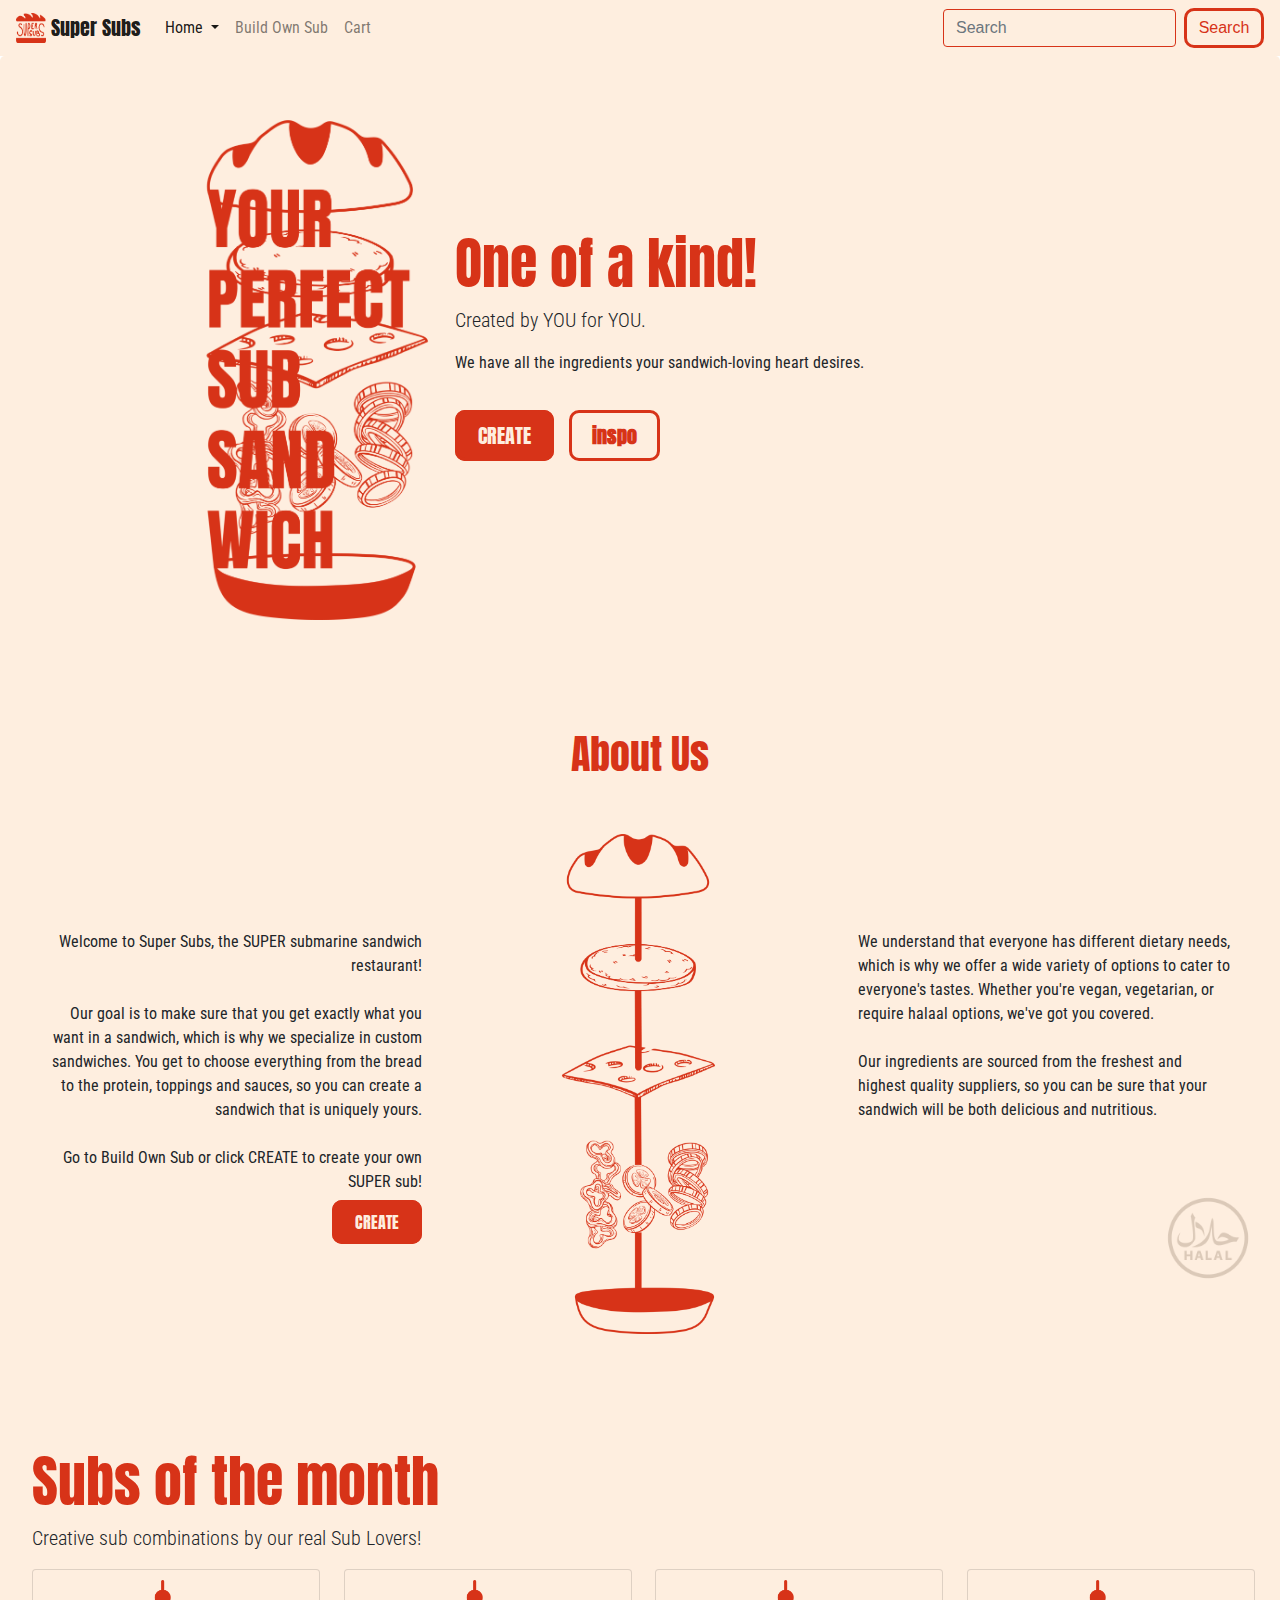
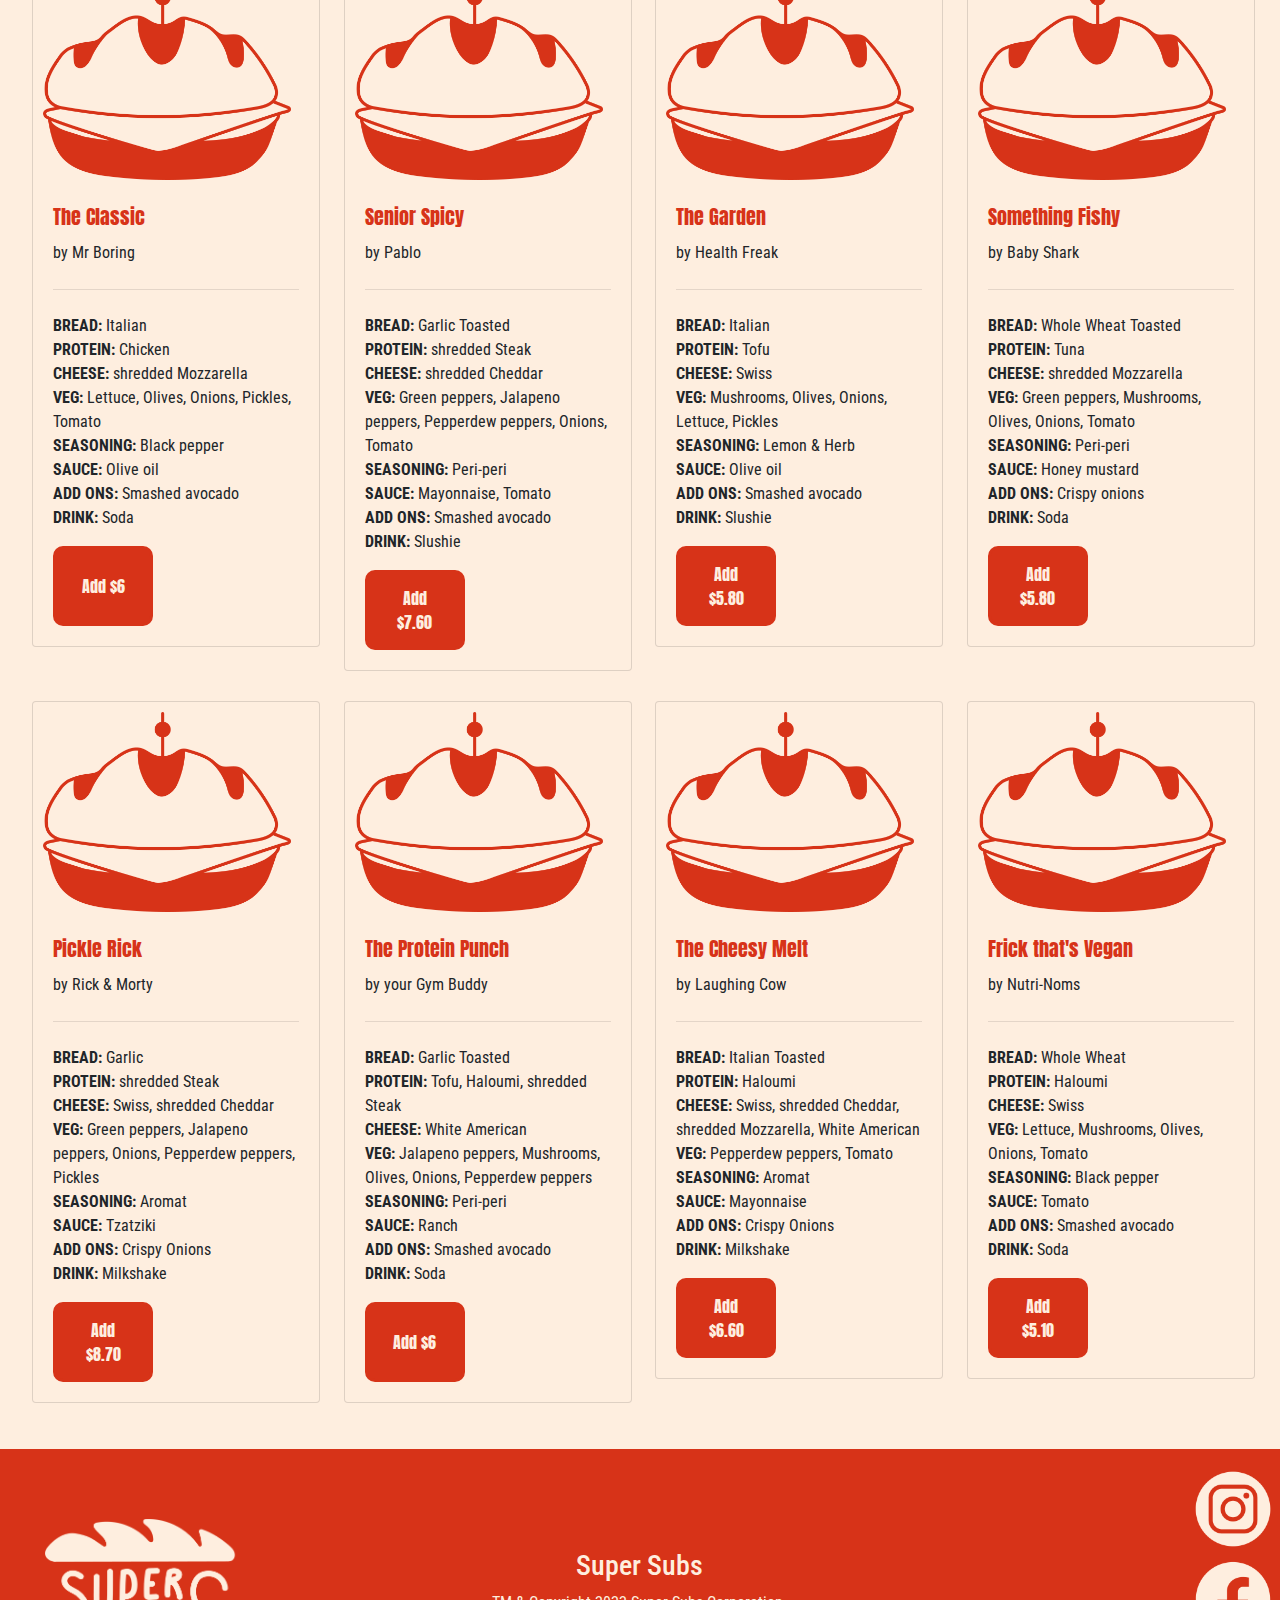
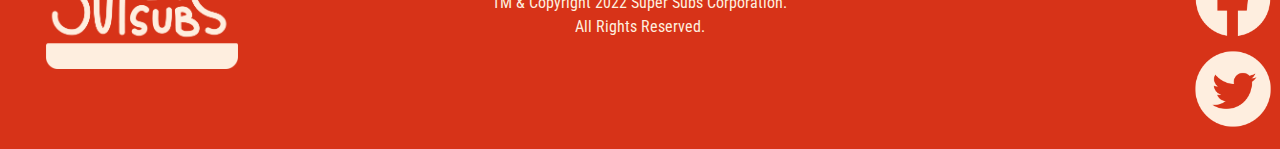
<file: index.html>
<!doctype html>
<html lang="en">
<head>
    <!-- Required meta tags -->
    <meta charset="utf-8">
    <meta name="viewport" content="width=device-width, initial-scale=1, shrink-to-fit=no">

    <!--Internal Documents-->
    <link rel="stylesheet" href="css/main.css">
    <!--External Documents-->
    <link rel="preconnect" href="https://fonts.googleapis.com">
    <link rel="preconnect" href="https://fonts.gstatic.com" crossorigin>
    <link href="https://fonts.googleapis.com/css2?family=Roboto+Condensed:ital,wght@0,400;0,700;1,400&display=swap" rel="stylesheet">
    <link href="https://fonts.googleapis.com/css2?family=Anton&display=swap" rel="stylesheet">
    <link href="https://fonts.googleapis.com/css2?family=Anton&family=Nosifer&display=swap" rel="stylesheet">
    <!-- Bootstrap CSS -->
    <link rel="stylesheet" href="https://cdn.jsdelivr.net/npm/bootstrap@4.0.0/dist/css/bootstrap.min.css" integrity="sha384-Gn5384xqQ1aoWXA+058RXPxPg6fy4IWvTNh0E263XmFcJlSAwiGgFAW/dAiS6JXm" crossorigin="anonymous">
    <!-- jQuery first, then Popper.js, then Bootstrap JS -->
    <script src="https://code.jquery.com/jquery-3.2.1.slim.min.js" integrity="sha384-KJ3o2DKtIkvYIK3UENzmM7KCkRr/rE9/Qpg6aAZGJwFDMVNA/GpGFF93hXpG5KkN" crossorigin="anonymous"></script>
    <script src="https://cdn.jsdelivr.net/npm/popper.js@1.12.9/dist/umd/popper.min.js" integrity="sha384-ApNbgh9B+Y1QKtv3Rn7W3mgPxhU9K/ScQsAP7hUibX39j7fakFPskvXusvfa0b4Q" crossorigin="anonymous"></script>
    <script src="https://cdn.jsdelivr.net/npm/bootstrap@4.0.0/dist/js/bootstrap.min.js" integrity="sha384-JZR6Spejh4U02d8jOt6vLEHfe/JQGiRRSQQxSfFWpi1MquVdAyjUar5+76PVCmYl" crossorigin="anonymous"></script>
    
    <title>Homepage SuperSubs</title>
</head>
<body>
    <nav class="navbar navbar-expand-lg navbar-light" style="background-color: #feeedf;">
        <a class="navbar-brand" href="index.html">
          <img src="icons/Logo.png" width="30" height="30" class="d-inline-block align-top" alt="Logo">
          Super Subs
        </a>
        <button class="navbar-toggler" type="button" data-toggle="collapse" data-target="#navbarSupportedContent" aria-controls="navbarSupportedContent" aria-expanded="false" aria-label="Toggle navigation">
          <span class="navbar-toggler-icon"></span>
        </button>

        <div class="collapse navbar-collapse" id="navbarSupportedContent">
            <ul class="navbar-nav mr-auto">
                <li class="nav-item active dropdown">
                  <a class="nav-link dropdown-toggle" href="#" id="navbarDropdown" role="button" data-toggle="dropdown" aria-haspopup="true" aria-expanded="false">
                   Home
                  </a>
                    <div class="dropdown-menu" aria-labelledby="navbarDropdown">
                     <a class="dropdown-item" href="#">Home</a>
                     <div class="dropdown-divider"></div>  
                        <a class="dropdown-item" href="#">About Us</a>
                        <a class="dropdown-item" href="#">Subs of the Month</a>
                    </div>
                </li>
                <li class="nav-item">
                  <a class="nav-link" href="pages/create.html">Build Own Sub</a>
                </li>
                <li class="nav-item">
                  <a class="nav-link" href="pages/cart.html">Cart</a>
                </li>
            </ul>
            <form class="form-inline my-2 my-lg-0">
             <input class="form-control mr-sm-2" type="search" placeholder="Search" aria-label="Search">
             <button class="btn-search" type="submit">Search</button>
            </form>
        </div>
    </nav>

    <div class="jumbotron" style="background-color: #feeedf;">
        <div class="container-fluid">
            <div class="row">
                <div class="col-6">
                    <div class="sandwich">
                     <img src="icons/Header.png" alt="Header sandwich pull apart" style="height: 500px; margin-left: 150px;">
                    </div>
                </div>

                <div class="col-6">
                    <div class="col-6-box">
                      <h1 class="display-4">One of a kind!</h1>
                      <p class="lead">Created by YOU for YOU.</p>
                      <p>We have all the ingredients your sandwich-loving heart desires.</p>
                      <p class="lead">
                        <br>
                      <a class="btn-one" href="pages/create.html" role="button">CREATE</a>
                      <a class="btn-two" href="#" role="button">inspo</a>
                      </p>
                    </div>
                </div>
            </div>
        </div>
    </div>

    <div class="jumbotron" style="background-color: #feeedf; margin-top: -50px">
        <div class="container-fluid">
            <div class="row">
                <div class="col-4">
                    <div class="col-4-left">
                        <p>Welcome to Super Subs, the SUPER submarine sandwich restaurant! <br><br>Our goal is to make sure that you get exactly what you want in a sandwich, which is why we specialize in custom sandwiches. You get to choose everything from the bread to the protein, toppings and sauces, so you can create a sandwich that is uniquely yours.<br><br>Go to Build Own Sub or click CREATE to create your own SUPER sub!</p>
                        <a class="btn-one" href="pages/create.html" role="button">CREATE</a>
                    </div>
                </div>

                <div class="col-4">
                    <div class="col-4-heading">
                        <h1>About Us</h1>
                        <br>
                        <br>
                        <img src="icons/Pull.png" alt="Sandwich pull apart" style="height: 500px;">
                    </div>
                </div>

                <div class="col-4">
                    <div class="col-4-right">
                        <p>We understand that everyone has different dietary needs, which is why we offer a wide variety of options to cater to everyone's tastes. Whether you're vegan, vegetarian, or require halaal options, we've got you covered.<br><br> Our ingredients are sourced from the freshest and highest quality suppliers, so you can be sure that your sandwich will be both delicious and nutritious.</p>
                        <img src="icons/HalaalDark.png" alt="Halaal" style="height:200px; margin-left: 250px">
                    </div>
                </div>
            </div>
        </div>
    </div>

    <div class="jumbotron" style="background-color: #feeedf; margin-top: -50px">
        <h1 class="display-4">Subs of the month</h1>
        <p class="lead">Creative sub combinations by our real Sub Lovers!</p>
        <div class="row">
            <div class="col-3">
                <div class="col-3-card">
                    <div class="card" id="classic" value="6" style="width: 18rem;background-color: #feeedf;">
                        <img class="card-img-top" src="icons/ClosedSand.png" alt="Classic" style="height: 200px; margin-top: 10px; margin-bottom: 5px;">
                        <div class="card-body">
                          <h5 class="card-title">The Classic</h5>
                          <p>by Mr Boring</p>
                          <hr class="my-4">
                          <p class="card-text"><strong>BREAD: </strong>Italian<br><strong>PROTEIN: </strong>Chicken<br><strong>CHEESE: </strong>shredded Mozzarella<br><strong>VEG: </strong>Lettuce, Olives, Onions, Pickles, Tomato<br><strong>SEASONING: </strong>Black pepper<br><strong>SAUCE: </strong>Olive oil<br><strong>ADD ONS: </strong>Smashed avocado<br><strong>DRINK: </strong>Soda</p>
                          <button type="button" id="classic" value="6" class="btn-one">Add $6</button>
                        </div>
                      </div>
                </div>
            </div>
            <div class="col-3">
                <div class="col-3-card">
                    <div class="card" style="width: 18rem;background-color: #feeedf;">
                        <img class="card-img-top" src="icons/ClosedSand.png" alt="Spicy" style="height: 200px; margin-top: 10px; margin-bottom: 5px;">
                        <div class="card-body">
                          <h5 class="card-title">Senior Spicy</h5>
                          <p>by Pablo</p>
                          <hr class="my-4">
                          <p class="card-text"><strong>BREAD: </strong>Garlic Toasted<br><strong>PROTEIN: </strong>shredded Steak<br><strong>CHEESE: </strong>shredded Cheddar<br><strong>VEG: </strong>Green peppers, Jalapeno peppers, Pepperdew peppers, Onions, Tomato<br><strong>SEASONING: </strong>Peri-peri<br><strong>SAUCE: </strong>Mayonnaise, Tomato<br><strong>ADD ONS: </strong>Smashed avocado<br><strong>DRINK: </strong>Slushie</p>
                          <button type="button" id="myButton" value="Button 2" class="btn-one">Add $7.60</button>
                        </div>
                      </div>
                </div>
            </div>
            <div class="col-3">
                <div class="col-3-card">
                    <div class="card" style="width: 18rem;background-color: #feeedf;">
                        <img class="card-img-top" src="icons/ClosedSand.png" alt="Health" style="height: 200px; margin-top: 10px; margin-bottom: 5px;">
                        <div class="card-body">
                          <h5 class="card-title">The Garden</h5>
                          <p>by Health Freak</p>
                          <hr class="my-4">
                          <p class="card-text"><strong>BREAD: </strong>Italian<br><strong>PROTEIN: </strong>Tofu<br><strong>CHEESE: </strong>Swiss<br><strong>VEG: </strong>Mushrooms, Olives, Onions, Lettuce, Pickles <br><strong>SEASONING: </strong>Lemon & Herb<br><strong>SAUCE: </strong>Olive oil<br><strong>ADD ONS: </strong>Smashed avocado<br><strong>DRINK: </strong>Slushie</p>
                          <button type="button" id="garden" value="5.80" class="btn-one">Add $5.80</button>
                        </div>
                      </div>
                </div>
            </div>
            <div class="col-3">
                <div class="col-3-card">
                    <div class="card" style="width: 18rem;background-color: #feeedf;">
                        <img class="card-img-top" src="icons/ClosedSand.png" alt="Fishy" style="height: 200px; margin-top: 10px; margin-bottom: 5px;">
                        <div class="card-body">
                          <h5 class="card-title">Something Fishy</h5>
                          <p>by Baby Shark</p>
                          <hr class="my-4">
                          <p class="card-text"><strong>BREAD: </strong>Whole Wheat Toasted<br><strong>PROTEIN: </strong>Tuna<br><strong>CHEESE: </strong>shredded Mozzarella<br><strong>VEG: </strong>Green peppers, Mushrooms, Olives, Onions, Tomato<br><strong>SEASONING: </strong>Peri-peri<br><strong>SAUCE: </strong>Honey mustard<br><strong>ADD ONS: </strong>Crispy onions<br><strong>DRINK: </strong>Soda</p>
                          <button type="button" id="fishy" value="5.80"  class="btn-one">Add $5.80</button>
                        </div>
                      </div>
                </div>
            </div>
        </div>
        <div class="row">
            <div class="col-3">
                <div class="col-3-card">
                    <div class="card"  style="width: 18rem;background-color: #feeedf; margin-top: 30px;">
                        <img class="card-img-top" src="icons/ClosedSand.png" alt="Rick" style="height: 200px; margin-top: 10px; margin-bottom: 5px;">
                        <div class="card-body">
                          <h5 class="card-title">Pickle Rick</h5>
                          <p>by Rick & Morty</p>
                          <hr class="my-4">
                          <p class="card-text"><strong>BREAD: </strong>Garlic<br><strong>PROTEIN: </strong>shredded Steak<br><strong>CHEESE: </strong>Swiss, shredded Cheddar<br><strong>VEG: </strong>Green peppers, Jalapeno peppers, Onions, Pepperdew peppers, Pickles <br><strong>SEASONING: </strong>Aromat<br><strong>SAUCE: </strong>Tzatziki<br><strong>ADD ONS: </strong>Crispy Onions<br><strong>DRINK: </strong>Milkshake</p>
                          <button type="button" id="rick" value="8.70" class="btn-one">Add $8.70</button>
                        </div>
                      </div>
                </div>
            </div>
            <div class="col-3">
                <div class="col-3-card">
                    <div class="card" style="width: 18rem;background-color: #feeedf; margin-top: 30px;">
                        <img class="card-img-top" src="icons/ClosedSand.png" alt="Gym" style="height: 200px; margin-top: 10px; margin-bottom: 5px;">
                        <div class="card-body">
                          <h5 class="card-title">The Protein Punch</h5>
                          <p>by your Gym Buddy</p>
                          <hr class="my-4">
                          <p class="card-text"><strong>BREAD: </strong>Garlic Toasted<br><strong>PROTEIN: </strong>Tofu, Haloumi, shredded Steak<br><strong>CHEESE: </strong>White American<br><strong>VEG: </strong>Jalapeno peppers, Mushrooms, Olives, Onions, Pepperdew peppers <br><strong>SEASONING: </strong>Peri-peri<br><strong>SAUCE: </strong>Ranch<br><strong>ADD ONS: </strong>Smashed avocado<br><strong>DRINK: </strong>Soda</p>
                          <button type="button" id="punch" value="6" class="btn-one">Add $6</button>
                        </div>
                      </div>
                </div>
            </div>
            <div class="col-3">
                <div class="col-3-card">
                    <div class="card" style="width: 18rem; background-color: #feeedf ; margin-top: 30px;">
                        <img class="card-img-top" src="icons/ClosedSand.png" alt="Cow" style="height: 200px; margin-top: 10px; margin-bottom: 5px;">
                        <div class="card-body">
                          <h5 class="card-title">The Cheesy Melt</h5>
                          <p>by Laughing Cow</p>
                          <hr class="my-4">
                          <p class="card-text"><strong>BREAD: </strong>Italian Toasted<br><strong>PROTEIN: </strong>Haloumi<br><strong>CHEESE: </strong>Swiss, shredded Cheddar, shredded Mozzarella, White American<br><strong>VEG: </strong>Pepperdew peppers, Tomato <br><strong>SEASONING: </strong>Aromat<br><strong>SAUCE: </strong>Mayonnaise<br><strong>ADD ONS: </strong>Crispy Onions<br><strong>DRINK: </strong>Milkshake</p>
                          <button type="button" id="cheesy" value="6.60"  class="btn-one">Add $6.60</button>
                        </div>
                      </div>
                </div>
            </div>
            <div class="col-3">
                <div class="col-3-card">
                    <div class="card" style="width: 18rem;  background-color: #feeedf; margin-top: 30px;">
                        <img class="card-img-top" src="icons/ClosedSand.png" alt="Veggie" style="height: 200px; margin-top: 10px; margin-bottom: 5px;">
                        <div class="card-body">
                          <h5 class="card-title">Frick that's Vegan</h5>
                          <p>by Nutri-Noms</p>
                          <hr class="my-4">
                          <p class="card-text"><strong>BREAD: </strong>Whole Wheat<br><strong>PROTEIN: </strong>Haloumi<br><strong>CHEESE: </strong>Swiss<br><strong>VEG: </strong>Lettuce, Mushrooms, Olives, Onions, Tomato <br><strong>SEASONING: </strong>Black pepper<br><strong>SAUCE: </strong>Tomato<br><strong>ADD ONS: </strong>Smashed avocado<br><strong>DRINK: </strong>Soda</p>
                          <button type="button" id="vegan" value="5.10"  class="btn-one">Add $5.10</button>
                        </div>
                      </div>
                </div>
            </div>
            
        </div>
    </div>
    
    <footer>
        <div class="container-fluid" style="background-color: #d73318; margin-top: -50px; height: 300px;">
            <div class="row">
                <div class="col-4">
                    <div class="col-4-logo">
                        <img src="icons/LogoLight.png" height="150px" alt="Logo">
                    </div>
                </div>

                <div class="col-4">
                    <div class="col-4-copy">
                        <h3>Super Subs</h3>
                        <p>TM & Copyright 2022 Super Subs Corporation. <br> All Rights Reserved.</p>
                    </div>
                </div>

                <div class="col-4">
                    <div class="col-4-icons">
                        <a href="https://www.instagram.com/"><img src="icons/InstaLight.png" height="80px" alt="Super Subs Instagram" style="margin-top: 20px; margin-bottom: 10px;"></a>
                    </div>
                    <div class="col-4-icons">
                        <a href="https://web.facebook.com/"><img src="icons/FacebookLight.png" height="80px" alt="Super Subs Facebook" style="margin-bottom: 10px;"></a>
                    </div>
                    <div class="col-4-icons">
                        <a href="https://twitter.com/"><img src="icons/TwitterLight.png" height="80px" alt="Super Subs Twitter"></a>
                    </div>
                </div>
            </div>
        </div>
    </footer>
    <script>
        var addButtons = document.getElementsByClassName("btn-one");
        
        for (var i = 0; i < addButtons.length; i++) {
        addButtons[i].addEventListener("click", addToCart);
        }

        function addToCart(event) {
         event.preventDefault();
         var value = parseFloat(this.parentNode.parentNode.getAttribute("value"));
         addToCartPage(value);
        }

        function addToCartPage(value) {
        var cartItems = JSON.parse(localStorage.getItem("cartItems")) || [];
        cartItems.push(value);
        localStorage.setItem("cartItems", JSON.stringify(cartItems));
         console.log("Item added to cart: $" + value);
        }

    </script>
</body>
</html>
</file>
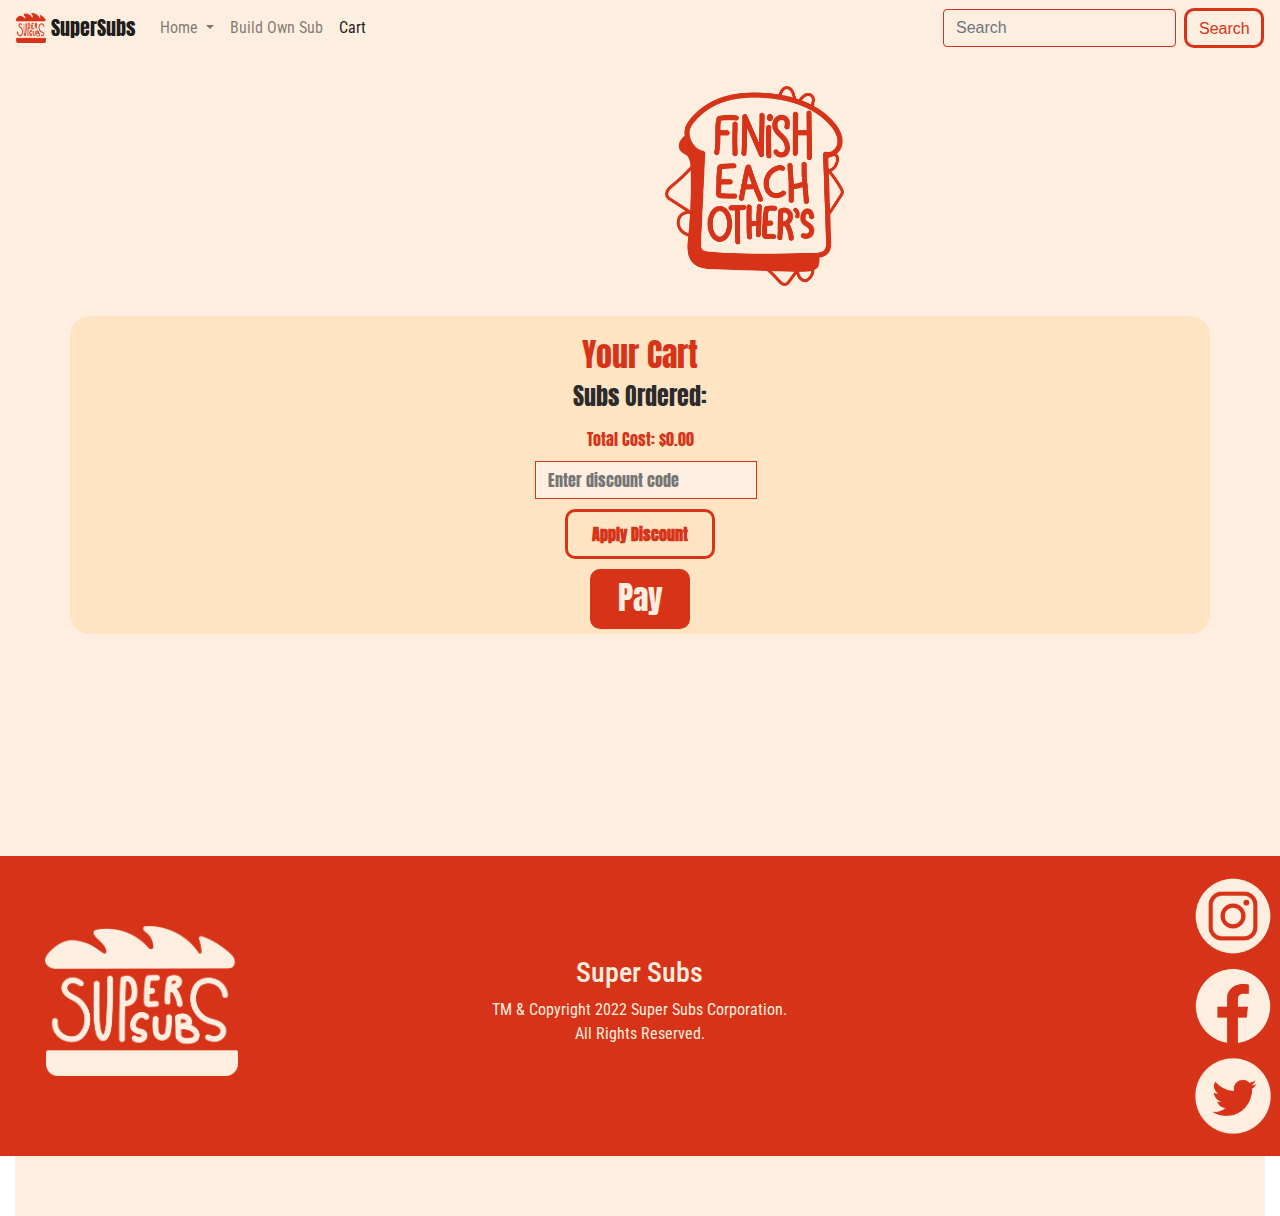
<file: pages/cart.html>
<!doctype html>
<html lang="en">
<head>
    <!-- Required meta tags -->
    <meta charset="utf-8">
    <meta name="viewport" content="width=device-width, initial-scale=1, shrink-to-fit=no">

    <!--Internal Documents-->
    <link rel="stylesheet" href="../css/main.css">

    <!--External Documents-->
    <link rel="preconnect" href="https://fonts.googleapis.com">
    <link rel="preconnect" href="https://fonts.gstatic.com" crossorigin>
    <link href="https://fonts.googleapis.com/css2?family=Roboto+Condensed:ital,wght@0,400;0,700;1,400&display=swap" rel="stylesheet">
    <link href="https://fonts.googleapis.com/css2?family=Anton&display=swap" rel="stylesheet">
    <link href="https://fonts.googleapis.com/css2?family=Anton&family=Nosifer&display=swap" rel="stylesheet">
    <!-- Bootstrap CSS -->
    <link rel="stylesheet" href="https://cdn.jsdelivr.net/npm/bootstrap@4.0.0/dist/css/bootstrap.min.css" integrity="sha384-Gn5384xqQ1aoWXA+058RXPxPg6fy4IWvTNh0E263XmFcJlSAwiGgFAW/dAiS6JXm" crossorigin="anonymous">
    <!-- jQuery first, then Popper.js, then Bootstrap JS -->
    <script src="https://code.jquery.com/jquery-3.2.1.slim.min.js" integrity="sha384-KJ3o2DKtIkvYIK3UENzmM7KCkRr/rE9/Qpg6aAZGJwFDMVNA/GpGFF93hXpG5KkN" crossorigin="anonymous"></script>
    <script src="https://cdn.jsdelivr.net/npm/popper.js@1.12.9/dist/umd/popper.min.js" integrity="sha384-ApNbgh9B+Y1QKtv3Rn7W3mgPxhU9K/ScQsAP7hUibX39j7fakFPskvXusvfa0b4Q" crossorigin="anonymous"></script>
    <script src="https://cdn.jsdelivr.net/npm/bootstrap@4.0.0/dist/js/bootstrap.min.js" integrity="sha384-JZR6Spejh4U02d8jOt6vLEHfe/JQGiRRSQQxSfFWpi1MquVdAyjUar5+76PVCmYl" crossorigin="anonymous"></script>
    
    <title>Cart Page SuperSubs</title>
</head>

<body>
    <nav class="navbar navbar-expand-lg navbar-light" style="background-color: #feeedf;">
        <a class="navbar-brand" href="#">
          <img src="/icons/Logo.png" width="30" height="30" class="d-inline-block align-top" alt="Logo">
          SuperSubs
        </a>
        <button class="navbar-toggler" type="button" data-toggle="collapse" data-target="#navbarSupportedContent" aria-controls="navbarSupportedContent" aria-expanded="false" aria-label="Toggle navigation">
          <span class="navbar-toggler-icon"></span>
        </button>

        <div class="collapse navbar-collapse" id="navbarSupportedContent">
            <ul class="navbar-nav mr-auto">
                <li class="nav-item dropdown">
                  <a class="nav-link dropdown-toggle" href="#" id="navbarDropdown" role="button" data-toggle="dropdown" aria-haspopup="true" aria-expanded="false">
                   Home
                  </a>
                  <div class="dropdown-menu" aria-labelledby="navbarDropdown">
                  <a class="dropdown-item" href="/index.html">Home</a>
                  <div class="dropdown-divider"></div>  
                  <a class="dropdown-item" href="/index.html">About Us</a>
                  <a class="dropdown-item" href="/index.html">Subs of the Month</a>
                  </div>
                </li>
                <li class="nav-item">
                  <a class="nav-link" href="/pages/create.html">Build Own Sub</a>
                </li>
                <li class="nav-item active">
                  <a class="nav-link" href="#">Cart</a>
                </li>
            </ul>
            <form class="form-inline my-2 my-lg-0">
             <input class="form-control mr-sm-2" type="search" placeholder="Search" aria-label="Search">
             <button class="btn btn-outline-success my-2 my-sm-0" type="submit">Search</button>
            </form>
        </div>
    </nav>

    <div class="container-fluid" style="background-color: #feeedf; height: 850px;">
        <div class="image-finish">
            <img src="/icons/finish.png"  height="200px" alt="Finnish each other's sandwiches" style="margin-top: 30px;">
        </div>
        <div class="container-fluid" style="background-color: #feeedf; height: 100vh;">
            <div class="container">
                <div class="order">
                    <div class="col-6-cart">
                     <h2>Your Cart</h2>
                     <h4>Subs Ordered:</h4>
                        <ul id="itemsOrdered"></ul>
                        <div id="cart-container"></div>
                        <div id="totalCostContainer">Total Cost: $0.00</div>
                        <input type="text" id="discountCodeInput" placeholder="Enter discount code">
                        <button type="button" id="applyDiscountButton">Apply Discount</button>
                    </div>
                </div>
                <button type="button" class="btn-pay">
                    <h2>Pay</h2>
                </button>
           </div>
        </div>
    </div>


    <footer>
        <div class="container-fluid" style="background-color: #d73318; margin-top: -50px; height: 300px;">
            <div class="row">
                <div class="col-4">
                    <div class="col-4-logo">
                        <img src="/icons/LogoLight.png" height="150px" alt="Logo">
                    </div>
                </div>
  
                <div class="col-4">
                    <div class="col-4-copy">
                        <h3>Super Subs</h3>
                        <p>TM & Copyright 2022 Super Subs Corporation. <br> All Rights Reserved.</p>
                    </div>
                </div>
  
                <div class="col-4">
                    <div class="col-4-icons">
                        <a href="https://www.instagram.com/"><img src="/icons/InstaLight.png" height="80px" alt="Super Subs Instagram" style="margin-top: 20px; margin-bottom: 10px;"></a>
                    </div>
                    <div class="col-4-icons">
                        <a href="https://web.facebook.com/"><img src="/icons/FacebookLight.png" height="80px" alt="Super Subs Facebook" style="margin-bottom: 10px;"></a>
                    </div>
                    <div class="col-4-icons">
                        <a href="https://twitter.com/"><img src="/icons/TwitterLight.png" height="80px" alt="Super Subs Twitter"></a>
                    </div>
                </div>
            </div>
        </div>
    </footer>
    <script>
       window.addEventListener("DOMContentLoaded", function() {
        
         const itemName = localStorage.getItem("itemName") || "";

         const btnPay = document.querySelector(".btn-pay");

         btnPay.addEventListener("click", function() {
            localStorage.removeItem("cartItems");
         location.reload();})
            
         document.getElementById("itemName").textContent = itemName});

            var cartItems = JSON.parse(localStorage.getItem("cartItems")) || [];
            updateCartPage();

            var addButtons = document.getElementsByClassName("btn-one");
    
            for (var i = 0; i < addButtons.length; i++) {
            addButtons[i].addEventListener("click", addToCart);
            }

         function addToCart(event) {
             event.preventDefault();
             var value = parseFloat(this.parentNode.parentNode.getAttribute("value"));
             cartItems.push(value);
             updateCartPage();
            }
            
            function updateCartPage() {
            var cartContainer = document.getElementById("cart-container");
            var totalCostContainer = document.getElementById("totalCostContainer");
            var totalCost = 0;

            cartContainer.innerHTML = "";

            for (var i = 0; i < cartItems.length; i++) {
            var cartItem = document.createElement("p");
            var itemName = localStorage.getItem("itemName") || "";
            cartItem.textContent = "Sub: " + itemName + " - $" + cartItems[i];
            cartContainer.appendChild(cartItem);

            totalCost += cartItems[i]; 
            }

            totalCostContainer.textContent = "Total Cost: $" + totalCost.toFixed(2); 
            }
            const itemsOrderedElement = document.getElementById("itemsOrdered");
            var discountCodeInput = document.getElementById("discountCodeInput");
             var applyDiscountButton = document.getElementById("applyDiscountButton");
             var totalCostElement = document.getElementById("totalCostContainer");

             applyDiscountButton.addEventListener("click", applyDiscount);

            function applyDiscount() {
             var discountCode = discountCodeInput.value;
             if (discountCode === "mikesChoice") { //answer is mikesChoice
             var totalCost = parseFloat(totalCostElement.textContent.split("$")[1]);
             var discountedCost = totalCost * 0.9; // 10% discount
             totalCostContainer.textContent = "Total Cost: $" + discountedCost.toFixed(2);
             alert("Mike's special discount applied successfully!");
             updateCartPage();
             } else {
                 alert("OOPS! Invalid discount code.");
             }
             }
             
        
            function updateItemsOrdered() {
             const itemName = document.getElementById("itemName").value;
             const breadName = document.querySelector('input[name="bread"]:checked').nextSibling.textContent.trim();
            const meatName = document.querySelector('input[name="meat"]:checked').nextSibling.textContent.trim();
            const toppingsNames = Array.from(document.querySelectorAll('input[name="toppings"]:checked'))
            .map(checkbox => checkbox.nextSibling.textContent.trim());

  
             const listItem = document.createElement("li");
            listItem.textContent = `Sub: ${itemName} - Bread: ${breadName} - Meat: ${meatName} - Toppings: ${toppingsNames.join(", ")}`;

  
            itemsOrderedElement.appendChild(listItem);
            }


            document.querySelectorAll('input[name="bread"]').forEach(radio => {
            radio.addEventListener("change", calculateTotalCost);
            });
            document.querySelectorAll('input[name="meat"]').forEach(checkbox => {
            checkbox.addEventListener("change", calculateTotalCost);
            });
            document.querySelectorAll('input[name="toppings"]').forEach(checkbox => {
            checkbox.addEventListener("change", calculateTotalCost);
            });
            document.getElementById("orderForm").addEventListener("submit", function(event) {
            event.preventDefault();
            updateItemsOrdered();
            });
    </script>

</html>
</file>
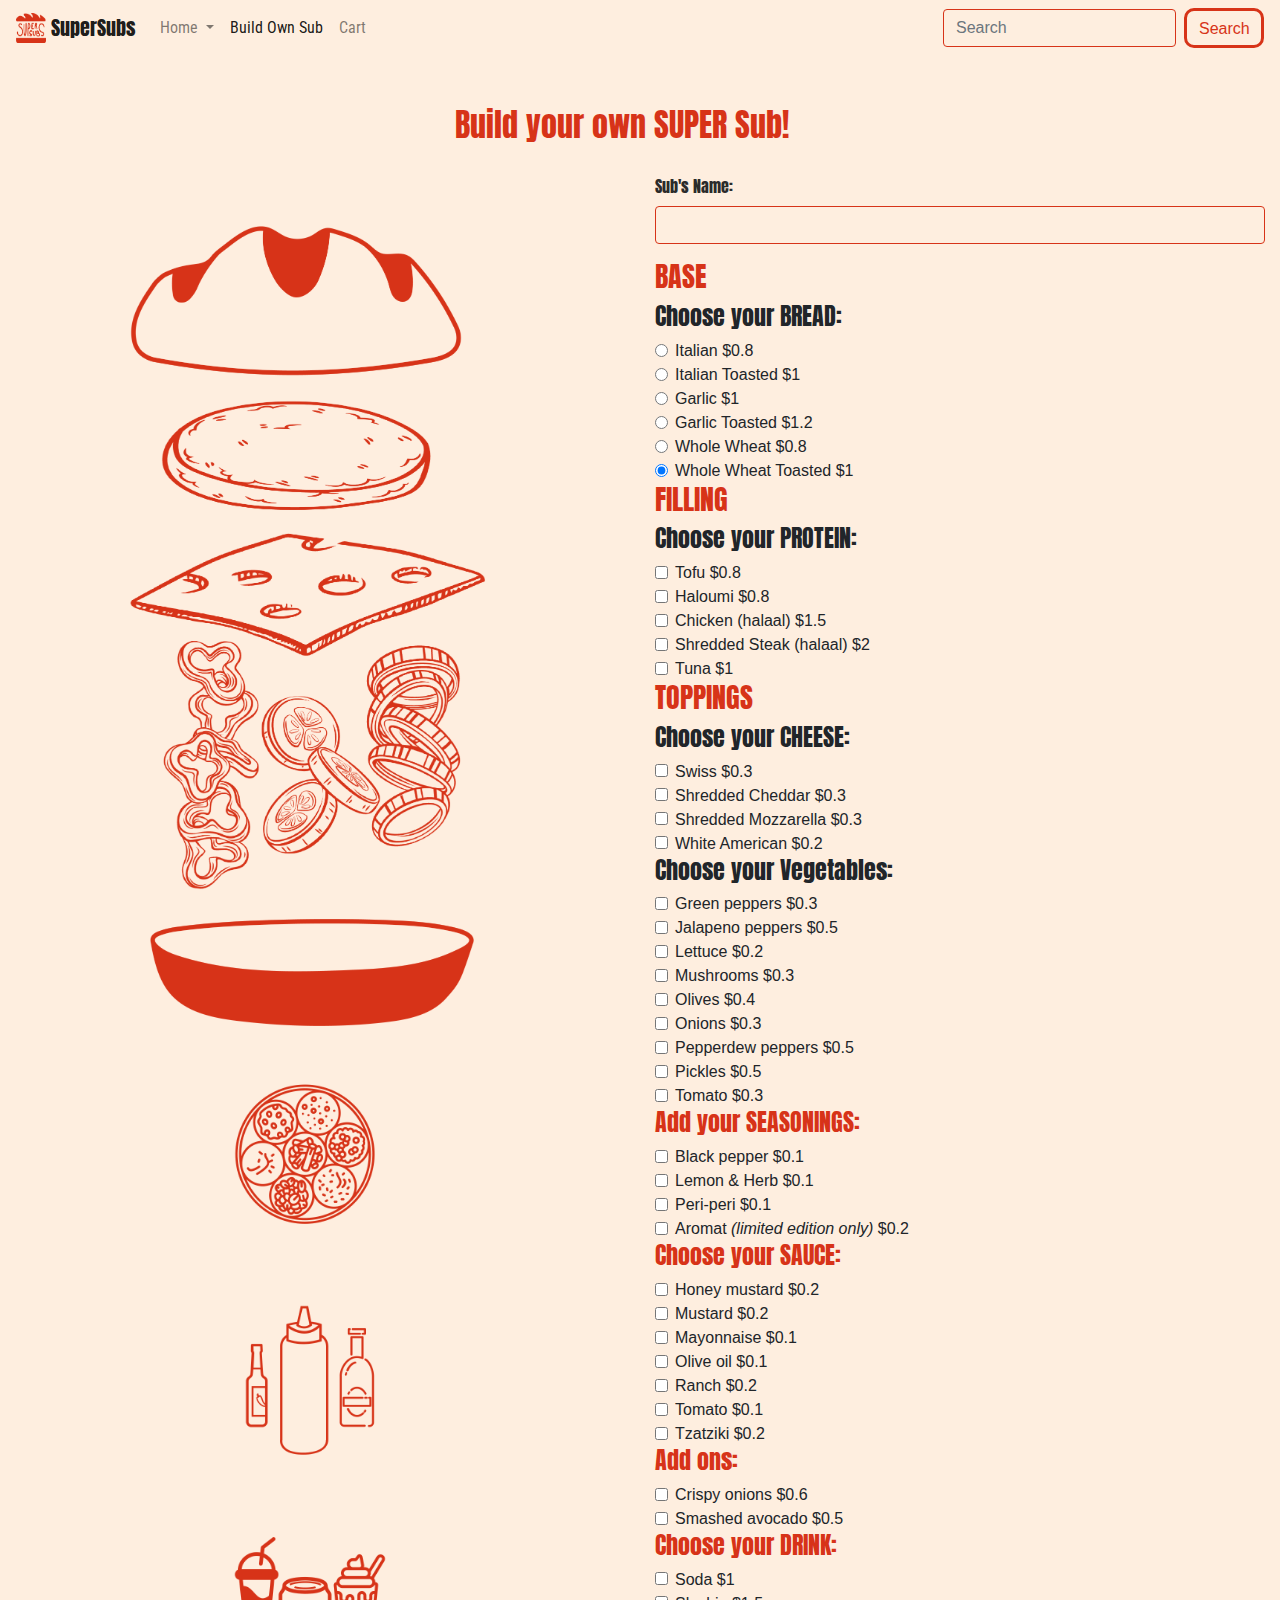
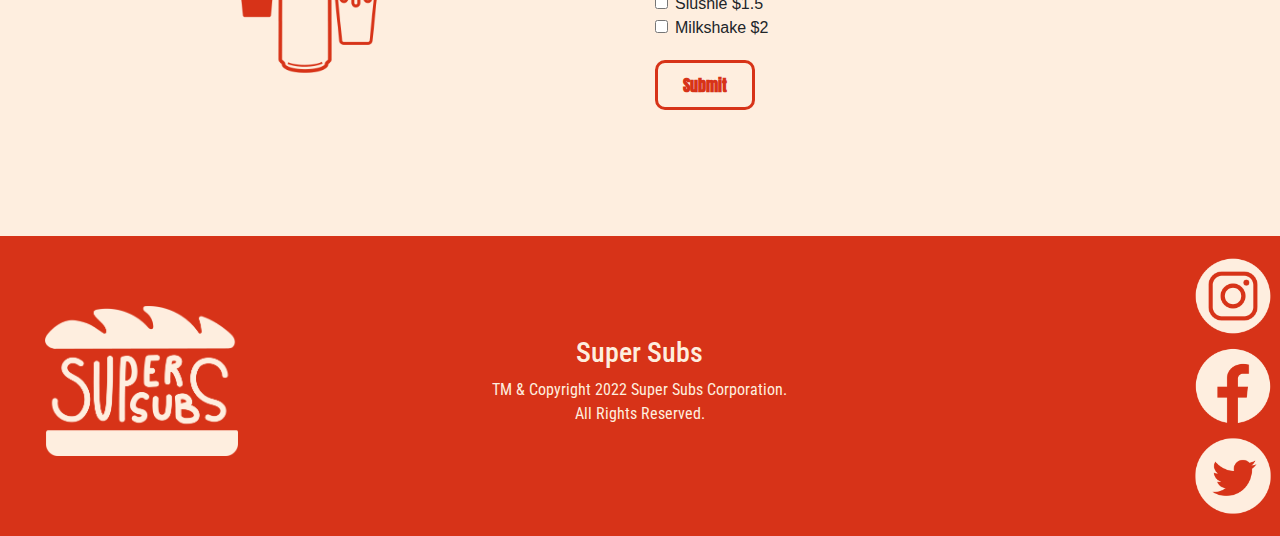
<file: pages/create.html>
<!doctype html>
<html lang="en">
<head>
    <!-- Required meta tags -->
    <meta charset="utf-8">
    <meta name="viewport" content="width=device-width, initial-scale=1, shrink-to-fit=no">

    <!--Internal Documents-->
    <link rel="stylesheet" href="../css/main.css">

    <!--External Documents-->
    <link rel="preconnect" href="https://fonts.googleapis.com">
    <link rel="preconnect" href="https://fonts.gstatic.com" crossorigin>
    <link href="https://fonts.googleapis.com/css2?family=Roboto+Condensed:ital,wght@0,400;0,700;1,400&display=swap" rel="stylesheet">
    <link href="https://fonts.googleapis.com/css2?family=Anton&display=swap" rel="stylesheet">
    <link href="https://fonts.googleapis.com/css2?family=Anton&family=Nosifer&display=swap" rel="stylesheet">
    <!-- Bootstrap CSS -->
    <link rel="stylesheet" href="https://cdn.jsdelivr.net/npm/bootstrap@4.0.0/dist/css/bootstrap.min.css" integrity="sha384-Gn5384xqQ1aoWXA+058RXPxPg6fy4IWvTNh0E263XmFcJlSAwiGgFAW/dAiS6JXm" crossorigin="anonymous">
    <!-- jQuery first, then Popper.js, then Bootstrap JS -->
    <script src="https://code.jquery.com/jquery-3.2.1.slim.min.js" integrity="sha384-KJ3o2DKtIkvYIK3UENzmM7KCkRr/rE9/Qpg6aAZGJwFDMVNA/GpGFF93hXpG5KkN" crossorigin="anonymous"></script>
    <script src="https://cdn.jsdelivr.net/npm/popper.js@1.12.9/dist/umd/popper.min.js" integrity="sha384-ApNbgh9B+Y1QKtv3Rn7W3mgPxhU9K/ScQsAP7hUibX39j7fakFPskvXusvfa0b4Q" crossorigin="anonymous"></script>
    <script src="https://cdn.jsdelivr.net/npm/bootstrap@4.0.0/dist/js/bootstrap.min.js" integrity="sha384-JZR6Spejh4U02d8jOt6vLEHfe/JQGiRRSQQxSfFWpi1MquVdAyjUar5+76PVCmYl" crossorigin="anonymous"></script>
    
    <title>Create your own SuperSub</title>
</head>
<body>
    <nav class="navbar navbar-expand-lg navbar-light" style="background-color: #feeedf;">
        <a class="navbar-brand" href="#">
          <img src="/icons/Logo.png" width="30" height="30" class="d-inline-block align-top" alt="Logo">
          SuperSubs
        </a>
        <button class="navbar-toggler" type="button" data-toggle="collapse" data-target="#navbarSupportedContent" aria-controls="navbarSupportedContent" aria-expanded="false" aria-label="Toggle navigation">
          <span class="navbar-toggler-icon"></span>
        </button>

        <div class="collapse navbar-collapse" id="navbarSupportedContent">
            <ul class="navbar-nav mr-auto">
                <li class="nav-item dropdown">
                  <a class="nav-link dropdown-toggle" href="#" id="navbarDropdown" role="button" data-toggle="dropdown" aria-haspopup="true" aria-expanded="false">
                   Home
                  </a>
                  <div class="dropdown-menu" aria-labelledby="navbarDropdown">
                  <a class="dropdown-item" href="/index.html">Home</a>
                  <div class="dropdown-divider"></div>  
                  <a class="dropdown-item" href="/index.html">About Us</a>
                  <a class="dropdown-item" href="/index.html">Subs of the Month</a>
                  </div>
                </li>
                <li class="nav-item active">
                  <a class="nav-link" href="#">Build Own Sub</a>
                </li>
                <li class="nav-item">
                  <a class="nav-link" href="/pages/cart.html">Cart</a>
                </li>
            </ul>
            <form class="form-inline my-2 my-lg-0">
             <input class="form-control mr-sm-2" type="search" placeholder="Search" aria-label="Search">
             <button class="btn btn-outline-success my-2 my-sm-0" type="submit">Search</button>
            </form>
        </div>
    </nav>

    <div class="container-fluid" style="background-color: #feeedf; height: 1830px;">
        <div class="row">
            <div class="col-6">
                <div class="col-6-image">
                    <img src="/icons/Ingredients.png"  height="800px" alt="Super Subs Sandwich">
                </div>
                <div class="col-6-spice">
                    <img src="/icons/spice.png"  height="200px" alt="Spice">
                </div>
                <div class="col-6-sauce">
                    <img src="/icons/sauce.png"  height="200px" alt="Sauce">
                </div>
  
                <div class="col-6-drink">
                  <img src="/icons/Drink.png"  height="200px" alt="drink">
                </div>
            </div>

            <div class="col-6">
                <div class="col-6-heading">
                    <h2>Build your own SUPER Sub!</h2>
                </div>
                <div class="col-6-form">
                <form id="orderForm">
                  <div class="mb-3">
                    <label for="itemName" class="form-label">Sub's Name:</label>
                    <input type="text" class="form-control" name="sub" id="itemName" required>
                  </div>
                        <h3>BASE</h3>
                        <h4>Choose your BREAD:</h4>
                    <div class="form-check">
                        <input class="form-check-input" type="radio" name="bread" id="italian" value="0.8" checked>
                        <label class="form-check-label" for="italian">
                          Italian
                        </label>
                        <span class="italian-price">$0.8</span>
                    </div>
                    <div class="form-check">
                        <input class="form-check-input" type="radio" name="bread" id="italianToast" value="1" checked>
                        <label class="form-check-label" for="italianToast">
                          Italian Toasted
                        </label>
                        <span class="italiant-price">$1</span>
                    </div>
                    <div class="form-check">
                        <input class="form-check-input" type="radio" name="bread" id="garlic" value="1">
                        <label class="form-check-label" for="garlic">
                          Garlic
                        </label>
                        <span class="garlic-price">$1</span>
                    </div>
                    <div class="form-check">
                        <input class="form-check-input" type="radio" name="bread" id="garlicToast" value="1.2" checked>
                        <label class="form-check-label" for="garlicToast">
                          Garlic Toasted
                        </label>
                        <span class="garlict-price">$1.2</span>
                    </div>
                    <div class="form-check">
                        <input class="form-check-input" type="radio" name="bread" id="wholeWheat" value="0.8">
                        <label class="form-check-label" for="wholeWheat">
                          Whole Wheat
                        </label>
                        <span class="wheat-price">$0.8</span>
                    </div>
                    <div class="form-check">
                        <input class="form-check-input" type="radio" name="bread" id="wholeWheatToast" value="1" checked>
                        <label class="form-check-label" for="wholeWheatToast">
                          Whole Wheat Toasted
                        </label>
                        <span class="wheatt-price">$1</span>
                    </div>
  
                 
                 <div class="filling"><h3>FILLING</h3>
                 <h4>Choose your PROTEIN:</h4></div>
                  <div class="form-check">
                  <input class="form-check-input" type="checkbox" name="meat" value="0.8" id="tofu">
                   <label class="form-check-label" for="tofu">
                  Tofu
                   </label>
                   <span class="tofu-price">$0.8</span>
                  </div>
                 <div class="form-check">
                    <input class="form-check-input" type="checkbox"  name="meat" value="0.8" id="haloumi">
                    <label class="form-check-label" for="haloumi">
                      Haloumi
                    </label>
                    <span class="haloumi-price">$0.8</span>
                  </div>
                  <div class="form-check">
                      <input class="form-check-input" type="checkbox"  name="meat" value="1.5" id="chicken">
                     <label class="form-check-label" for="chicken">
                        Chicken (halaal)
                     </label>
                     <span class="chicken-price">$1.5</span>
                  </div>
                  <div class="form-check">
                      <input class="form-check-input" type="checkbox"  name="meat" value="2" id="steak">
                      <label class="form-check-label" for="steak">
                        Shredded Steak (halaal)
                      </label>
                     <span class="steak-price">$2</span>
                 </div>
                  <div class="form-check">
                      <input class="form-check-input" type="checkbox" name="meat" value="1" id="tuna">
                     <label class="form-check-label" for="tuna">
                        Tuna
                      </label>
                     <span class="tuna-price">$1</span>
                  </div>
                
                  <div class="toppings"><h3>TOPPINGS</h3>
                  <h4>Choose your CHEESE:</h4></div>
                 <div class="form-check">
                     <input class="form-check-input" type="checkbox" name="toppings" value="0.3" id="swiss">
                     <label class="form-check-label" for="swiss">
                       Swiss
                     </label>
                     <span class="swiss-price">$0.3</span>
                 </div>
                 <div class="form-check">
                     <input class="form-check-input" type="checkbox" name="toppings" value="0.3" id="cheddar">
                     <label class="form-check-label" for="cheddar">
                       Shredded Cheddar
                     </label>
                      <span class="cheddaar-price">$0.3</span>
                 </div>
                 <div class="form-check">
                     <input class="form-check-input" type="checkbox" name="toppings" value="0.3" id="mozzarella">
                     <label class="form-check-label" for="mozzarella">
                       Shredded Mozzarella
                     </label>
                     <span class="mot-price">$0.3</span>
                  </div>
                 <div class="form-check">
                     <input class="form-check-input" type="checkbox" name="toppings" value="0.2" id="white">
                     <label class="form-check-label" for="white">
                        White American
                      </label>
                      <span class="white-price">$0.2</span>
                  </div>
                
                 <div class="veg"><h4>Choose your Vegetables:</h4></div>
                  <div class="form-check">
                     <input class="form-check-input" type="checkbox" name="toppings" value="0.3" id="green">
                     <label class="form-check-label" for="green">
                        Green peppers
                      </label>
                     <span class="green-price">$0.3</span>
                 </div>
                  <div class="form-check">
                      <input class="form-check-input" type="checkbox" name="toppings" value="0.5" id="jalapeno">
                      <label class="form-check-label" for="jalapeno">
                       Jalapeno peppers
                      </label>
                      <span class="jalepeno-price">$0.5</span>
                  </div>
                 <div class="form-check">
                     <input class="form-check-input" type="checkbox" name="toppings" value="0.2" id="lettuce">
                      <label class="form-check-label" for="lettuce">
                        Lettuce
                      </label>
                     <span class="lettuce-price">$0.2</span>
                  </div>
                  <div class="form-check">
                      <input class="form-check-input" type="checkbox" name="toppings" value="0.3" id="mushrooms">
                     <label class="form-check-label" for="mushrooms">
                       Mushrooms
                     </label>
                     <span class="mushrooms-price">$0.3</span>
                  </div>
                 <div class="form-check">
                     <input class="form-check-input" type="checkbox" name="toppings" value="0.4" id="olives">
                      <label class="form-check-label" for="olives">
                        Olives
                     </label>
                     <span class="olives-price">$0.4</span>
                  </div>
                  <div class="form-check">
                     <input class="form-check-input" type="checkbox" name="toppings" value="0.3" id="onions">
                     <label class="form-check-label" for="onions">
                       Onions
                     </label>
                     <span class="onions-price">$0.3</span>
                  </div>
                  <div class="form-check">
                      <input class="form-check-input" type="checkbox" name="toppings" value="0.5" id="dews">
                      <label class="form-check-label" for="dews">
                        Pepperdew peppers
                     </label>
                     <span class="pepperdew-price">$0.5</span>
                  </div>
                 <div class="form-check">
                     <input class="form-check-input" type="checkbox" name="toppings" value="0.5" id="pickles">
                     <label class="form-check-label" for="pickles">
                       Pickles
                     </label>
                      <span class="pickles-price">$0.5</span>
                  </div>
                 <div class="form-check">
                     <input class="form-check-input" type="checkbox" name="toppings" value="0.3" id="tomato">
                     <label class="form-check-label" for="tomato">
                        Tomato
                      </label>
                     <span class="tomato-price">$0.3</span>
                 </div>
                
                  <div class="season"><h4>Add your SEASONINGS:</h4></div>
                  <div class="form-check">
                      <input class="form-check-input" type="checkbox" name="season" value="0.1" id="pepper">
                     <label class="form-check-label" for="pepper">
                        Black pepper
                     </label>
                     <span class="pepper-price">$0.1</span>
                  </div>
                  <div class="form-check">
                    <input class="form-check-input" type="checkbox" name="season" value="0.1" id="herb">
                    <label class="form-check-label" for="herb">
                      Lemon & Herb
                    </label>
                    <span class="lemon-price">$0.1</span>
                  </div>
                  <div class="form-check">
                    <input class="form-check-input" type="checkbox" name="season" value="0.1" id="peri">
                    <label class="form-check-label" for="peri">
                      Peri-peri
                    </label>
                    <span class="peri-price">$0.1</span>
                 </div>
                  <div class="form-check">
                    <input class="form-check-input" type="checkbox" name="season" value="0.2" id="aromat">
                    <label class="form-check-label" for="aromat">
                      Aromat <i>(limited edition only)</i>
                    </label>
                    <span class="aro-price">$0.2</span>
                  </div>
                
                  <div class="sauce"><h4>Choose your SAUCE:</h4></div>
                  <div class="form-check">
                    <input class="form-check-input" type="checkbox" name="sauce" value="0.2" id="honey">
                    <label class="form-check-label" for="honey">
                      Honey mustard
                    </label>
                    <span class="honeym-price">$0.2</span>
                  </div>
                  <div class="form-check">
                    <input class="form-check-input" type="checkbox" name="sauce" value="0.2" id="mustard">
                    <label class="form-check-label" for="mustard">
                      Mustard
                    </label>
                    <span class="mustard-price">$0.2</span>
                  </div>
                  <div class="form-check">
                    <input class="form-check-input" type="checkbox" name="sauce" value="0.1" id="mayo">
                    <label class="form-check-label" for="mayo">
                      Mayonnaise
                    </label>
                    <span class="mayo-price">$0.1</span>
                  </div>
                  <div class="form-check">
                    <input class="form-check-input" type="checkbox" name="sauce" value="0.1" id="oil">
                    <label class="form-check-label" for="oil">
                      Olive oil
                    </label>
                    <span class="oil-price">$0.1</span>
                  </div>
                  <div class="form-check">
                    <input class="form-check-input" type="checkbox" name="sauce" value="0.2" id="ranch">
                    <label class="form-check-label" for="ranch">
                      Ranch
                    </label>
                    <span class="ranch-price">$0.2</span>
                  </div>
                  <div class="form-check">
                    <input class="form-check-input" type="checkbox" name="sauce" value="0.1" id="tomatoSauce">
                    <label class="form-check-label" for="tomatoSauce">
                      Tomato
                    </label>
                    <span class="tomatos-price">$0.1</span>
                  </div>
                  <div class="form-check">
                    <input class="form-check-input" type="checkbox" name="sauce" value="0.2" id="tzatziki">
                    <label class="form-check-label" for="tzatziki">
                      Tzatziki
                    </label>
                    <span class="tzatziki-price">$0.2</span>
                  </div>
                
                  <div class="add"><h4>Add ons:</h4></div>
                  <div class="form-check">
                    <input class="form-check-input" type="checkbox" name="add" value="0.6" id="crispy">
                    <label class="form-check-label" for="crispy">
                      Crispy onions
                    </label>
                    <span class="crispy-price">$0.6</span>
                  </div>
                 <div class="form-check">
                    <input class="form-check-input" type="checkbox" name="add" value="0.5" id="avo">
                    <label class="form-check-label" for="avo">
                      Smashed avocado
                    </label>
                    <span class="avo-price">$0.5</span>
                  </div>  
                
                  <div class="add"><h4>Choose your DRINK:</h4></div>
                  <div class="form-check">
                    <input class="form-check-input" type="checkbox" name="drink" value="1" id="soda">
                    <label class="form-check-label" for="soda">
                      Soda
                    </label>
                    <span class="soda-price">$1</span>
                  </div>
                  <div class="form-check">
                    <input class="form-check-input" type="checkbox" name="drink" value="1.5" id="slushie">
                    <label class="form-check-label" for="slushie">
                      Slushie
                    </label>
                    <span class="slushie-price">$1.5</span>
                  </div>  
                  <div class="form-check">
                  <input class="form-check-input" type="checkbox" name="drink" value="2" id="milkshake">
                  <label class="form-check-label" for="milkshake">
                    Milkshake
                  </label>
                  <span class="milk-price">$2</span>
                  </div> 
                  <button type="submit" class="btn btn-primary">Submit</button>
                  <div class="cost"><span id="totalCost"></span></div>
              </form>
            </div>
          </div>
        </div>
    </div>
  
    <footer>
      <div class="container-fluid" style="background-color: #d73318; margin-top: -50px; height: 300px;">
          <div class="row">
              <div class="col-4">
                  <div class="col-4-logo">
                      <img src="/icons/LogoLight.png" height="150px" alt="Logo">
                  </div>
              </div>

              <div class="col-4">
                  <div class="col-4-copy">
                      <h3>Super Subs</h3>
                      <p>TM & Copyright 2022 Super Subs Corporation. <br> All Rights Reserved.</p>
                  </div>
              </div>

              <div class="col-4">
                  <div class="col-4-icons">
                      <a href="https://www.instagram.com/"><img src="/icons/InstaLight.png" height="80px" alt="Super Subs Instagram" style="margin-top: 20px; margin-bottom: 10px;"></a>
                  </div>
                  <div class="col-4-icons">
                      <a href="https://web.facebook.com/"><img src="/icons/FacebookLight.png" height="80px" alt="Super Subs Facebook" style="margin-bottom: 10px;"></a>
                  </div>
                  <div class="col-4-icons">
                      <a href="https://twitter.com/"><img src="/icons/TwitterLight.png" height="80px" alt="Super Subs Twitter"></a>
                  </div>
              </div>
          </div>
      </div>
  </footer>
    
  <script>document.getElementById('orderForm').addEventListener('submit', function(event) {
    event.preventDefault();
  
    
    var breadCost = parseFloat(document.querySelector('input[name="bread"]:checked').value);
    var meatCost = parseFloat(document.querySelector('input[name="meat"]:checked').value);
    var toppingsCost = 0;
    var selectedToppings = document.querySelectorAll('input[name="toppings"]:checked');
    selectedToppings.forEach(function(topping) {
      toppingsCost += parseFloat(topping.value);
    });
    var seasoningCost = parseFloat(document.querySelector('input[name="season"]:checked').value);
    var sauceCost = parseFloat(document.querySelector('input[name="sauce"]:checked').value);
    var addCost = parseFloat(document.querySelector('input[name="add"]:checked').value);
    var drinkCost = parseFloat(document.querySelector('input[name="drink"]:checked').value);
    const subName = document.getElementById("itemName").value;
    localStorage.setItem("itemName", subName);
  
    
    var selectedToppings = document.querySelectorAll('#toppings input[type="checkbox"]:checked');
      if (selectedToppings.length < 5) {
          event.preventDefault(); 
            alert('Please choose at least 5 toppings.'); 
          };
  
  
    var totalCost = breadCost + meatCost + toppingsCost + seasoningCost + sauceCost + addCost + drinkCost;
  
    
    var totalCostElement = document.getElementById('totalCost');
    totalCostElement.textContent = 'Total Cost: $' + totalCost.toFixed(2);
   
   
    const formValues = {
    breadCost: breadCost,
    meatCost: meatCost,
    toppingsCost: toppingsCost,
    seasoningCost: seasoningCost,
    sauceCost: sauceCost,
    addCost: addCost,
    drinkCost: drinkCost,
  };
    localStorage.setItem("formValues", JSON.stringify(formValues));
  
    alert('The kitchen has received your Sub order: ' + subName + '! Total cost: $' + totalCost.toFixed(2) + ' Go to Cart for payment options.');
     
    var cartItems = JSON.parse(localStorage.getItem("cartItems")) || [];
  
    cartItems.push(totalCost.toFixed(2));
  
    localStorage.setItem("cartItems", JSON.stringify(cartItems));
    window.location.href = "cart.html";
    });
  </script>
  


</body>
</html>
</file>
<file: css/main.css>
.col-6-box{
    margin-left: -200px;
    margin-top: 110px;
}

.col-4-heading{
    text-align: center;
}
.col-4-left{
    margin-top: 200px;
    text-align: right;
}
.col-4-right{
    margin-top: 200px;
}

.col-4-logo{
    margin-top: 70px;
    margin-left: 30px;
}
.col-4-copy{
    color: #feeedf;
    text-align: center;
    margin-top: 100px;
}
.col-4-icons{
    margin-left: 325px;
}

.col-6-image{
    margin-top: 170px;
    margin-left: 100px;
}
.col-6-spice{
    margin-top: 30px;
    margin-left: 190px;
}
.col-6-sauce{
    margin-top: 30px;
    margin-left: 190px;
}

.col-6-drink{
    margin-top: 30px;
    margin-left: 190px;
}
.col-6-heading{
    margin-top: 50px;
    margin-left: -200px;
}
.col-6-form{
    margin-top: 30px;
}


.image-finish{
    margin-left: 650px;
}

.container{
   background-color: bisque;
   text-align: center;
   border-radius: 20px;
   margin-top: 30px;
   padding-top: 20px;
   padding-bottom: 5px;
   
}

.col-6-box h1{
    font-family: 'Anton', sans-serif;
    color: #d73318
}
.col-6-box p{
    font-family: 'Roboto Condensed', sans-serif;
}
.col-4-heading h1{
    font-family: 'Nosifer', cursive;
    color: #d73318
}
.col-4-left p{
    font-family: 'Roboto Condensed', sans-serif;
}
.col-4-right p{
    font-family: 'Roboto Condensed', sans-serif;
}
.col-4-copy p{
    font-family: 'Roboto Condensed', sans-serif;
}
.col-4-copy h3{
    font-family: 'Roboto Condensed', sans-serif;
}
.jumbotron h1{
    font-family: 'Anton', sans-serif;
    color: #d73318
}
.jumbotron p{
    font-family: 'Roboto Condensed', sans-serif;
}
.card-body{
    font-family: 'Roboto Condensed', sans-serif;
}
.col-6-heading h2{
    font-family: 'Anton', sans-serif;
    color: #d73318
}
.col-6-form h3{
    font-family: 'Anton', sans-serif;
    color: #d73318
}
.col-6-form h4{
    font-family: 'Anton', sans-serif;
}
.filling h3{
    font-family: 'Anton', sans-serif;
    color: #d73318
}
.filling h4{
    font-family: 'Anton', sans-serif;
}
.toppings h3{
    font-family: 'Anton', sans-serif;
    color: #d73318
}
.toppings h4{
    font-family: 'Anton', sans-serif;
}
.veg {
    font-family: 'Anton', sans-serif;
}
.season {
    font-family: 'Anton', sans-serif;
    color: #d73318
}

.sauce {
    font-family: 'Anton', sans-serif;
    color: #d73318
}
.add {
    font-family: 'Anton', sans-serif;
    color: #d73318
}
.heading {
    font-family: 'Anton', sans-serif;
    color: #d73318
}
.items {
    font-family: 'Roboto Condensed', sans-serif;
}
.total h2{
    font-family: 'Anton', sans-serif;
    color: #d73318
}
.total h4{
    font-family: 'Roboto Condensed', sans-serif;
    color: #d73318
}

.btn-one{
    width: 100px;
    height: 80px;
    background-color: #d73318;
    border: 3px solid #d73318;
    border-radius: 10px;
    color: #feeedf;
    text-align: center;
    padding-top: 7px;
    padding-bottom: 7px;
    padding-left: 20px;
    padding-right: 20px;
    cursor: pointer;
    font-family: 'Anton', sans-serif;
}
.btn-one:hover {
    width: 100px;
    height: 80px;
    background-image: url(/icons/Bite1.png);
    background-size: cover;
    border: 3px solid #d73318;
    border-radius: 10px;
    color: #d73318;
    text-align: center;
    padding-top: 7px;
    padding-bottom: 7px;
    padding-left: 20px;
    padding-right: 20px;
    cursor: pointer;
    font-family: 'Anton', sans-serif;
}

.btn-two{
    width: 100px;
    height: 80px;
    background-color: transparent;
    border: 3px solid #d73318;
    border-radius: 10px;
    color: #d73318;
    text-align: center;
    margin-left: 10px;
    padding-top: 7px;
    padding-bottom: 7px;
    padding-left: 20px;
    padding-right: 20px;
    cursor: pointer;
    font-weight: bold;
    font-family: 'Anton', sans-serif;
}
.btn-two:hover {
    width: 100px;
    height: 80px;
    background-image: url(/icons/Bite2.png);
    background-size: cover;
    border: 3px solid #d73318;
    border-radius: 10px;
    color: #feeedf;
    text-align: center;
    margin-left: 10px;
    padding-top: 7px;
    padding-bottom: 7px;
    padding-left: 20px;
    padding-right: 20px;
    cursor: pointer;
    font-weight: bold;
    font-family: 'Anton', sans-serif;
}
.btn-outline-success{
    width: 80px;
    height: 40px;
    background-color: transparent !important;
    border: 3px solid #d73318 !important;
    border-radius: 10px !important;
    color: #d73318 !important;
    text-align: center;
    padding-top: 1px;
    padding-bottom: 1px;
    padding-left: 5px;
    padding-right: 5px;
    cursor: pointer;
}
.btn-outline-success:hover{
    width: 80px;
    height: 40px;
    background-image: url(/icons/Bite2.png) !important;
    background-size: cover !important;
    border: 3px solid #d73318 !important;
    border-radius: 10px !important;
    color: #feeedf !important;
    text-align: center;
    padding-top: 1px;
    padding-bottom: 1px;
    padding-left: 5px;
    padding-right: 5px;
    cursor: pointer;
}
.btn-search{
    width: 80px;
    height: 40px;
    background-color: transparent;
    border: 3px solid #d73318;
    border-radius: 10px;
    color: #d73318;
    text-align: center;
    padding-top: 1px;
    padding-bottom: 1px;
    padding-left: 5px;
    padding-right: 5px;
    cursor: pointer;
    
}
.btn-search:hover {
    width: 80px;
    height: 40px;
    background-image: url(/icons/Bite2.png);
    background-size: cover;
    border: 3px solid #d73318;
    border-radius: 10px;
    color: #feeedf;
    text-align: center;
    padding-top: 1px;
    padding-bottom: 1px;
    padding-left: 5px;
    padding-right: 5px;
    cursor: pointer;
    
}
.form-control {
    display: block;
    width: 100%;
    padding: 0.375rem 0.75rem;
    font-size: 1rem;
    line-height: 1.5;
    color: #d73318 !important;
    background-color: #feeedf !important;
    background-clip: padding-box;
    border: 1px solid #d73318 !important;
    border-radius: 0.25rem;
    transition: border-color .15s ease-in-out,box-shadow .15s ease-in-out;
}

.btn-pay{
    width: 100px;
    height: 60px;
    background-color: #d73318;
    border: 3px solid #d73318;
    border-radius: 10px;
    color: #feeedf;
    text-align: center;
    margin-top: 10px;
    padding-top: 7px;
    padding-bottom: 7px;
    padding-left: 20px;
    padding-right: 20px;
    cursor: pointer;
    font-weight: bold;
    font-family: 'Anton', sans-serif;
}
.btn-pay:hover {
    width: 100px;
    height: 60px;
    background-image: url(/icons/Bite1.png);
    background-size: cover;
    border-radius: 10px;
    color: #d73318;
    text-align: center;
    margin-top: 10px;
    padding-top: 7px;
    padding-bottom: 7px;
    padding-left: 20px;
    padding-right: 20px;
    cursor: pointer;
    font-weight: bold;
    font-family: 'Anton', sans-serif;
}
.btn-submit{
    width: 100px;
    height: 60px;
    background-color: transparent;
    border: 3px solid #d73318;
    border-radius: 10px;
    color: #d73318;
    text-align: center;
    margin-top: 20px;
    padding-top: 7px;
    padding-bottom: 7px;
    padding-left: 20px;
    padding-right: 20px;
    cursor: pointer;
    font-weight: bold;
    font-family: 'Anton', sans-serif;
}
.btn-submit:hover {
    width: 100px;
    height: 60px;
    background-image: url(/icons/Bite2.png);
    background-size: cover;
    border: 3px solid #d73318;
    border-radius: 10px;
    color: #feeedf;
    text-align: center;
    margin-top: 20px;
    padding-top: 7px;
    padding-bottom: 7px;
    padding-left: 20px;
    padding-right: 20px;
    cursor: pointer;
    font-weight: bold;
    font-family: 'Anton', sans-serif;
}
.btn-primary{
    width: 100px;
    height: 50px;
    background-color: transparent !important;
    border: 3px solid #d73318 !important;
    border-radius: 10px !important;
    color: #d73318 !important;
    text-align: center;
    margin-top: 20px;
    padding-top: 7px;
    padding-bottom: 7px;
    padding-left: 20px;
    padding-right: 20px;
    cursor: pointer;
    font-weight: bold !important;
    font-family: 'Anton', sans-serif !important;
}
.btn-primary:hover{
    width: 100px;
    height: 50px;
    background-image: url(/icons/Bite2.png) !important;
    background-size: cover !important;
    border: 3px solid #d73318 !important;
    border-radius: 10px !important;
    color: #feeedf !important;
    text-align: center;
    margin-top: 20px;
    padding-top: 7px;
    padding-bottom: 7px;
    padding-left: 20px;
    padding-right: 20px;
    cursor: pointer;
    font-weight: bold !important;
    font-family: 'Anton', sans-serif !important;
}

.nav-link dropdown-toggle{
    font-family: 'Roboto Condensed', sans-serif;
}
.nav-link{
    font-family: 'Roboto Condensed', sans-serif;
}
.dropdown-menu{
    font-family: 'Roboto Condensed', sans-serif;
}
.navbar-brand{
    font-family: 'Anton', sans-serif;
    color: #d73318;
}

.sandwich:hover{
    transform: scale(1.2);
}

.card-title{
    font-family: 'Anton', sans-serif;
    color: #d73318; 
}
.card-title p{
    font-family: 'Roboto Condensed', sans-serif;
}
.card-text{
    font-family: 'Roboto Condensed', sans-serif;
}
.mb-3{
    font-family: 'Anton', sans-serif;
    color: #2b2b2b;
}

.cost{
    font-family: 'Anton', sans-serif;
    color: #d73318;
}

.col-6-cart{
    font-family: 'Anton', sans-serif;
    color: #d73318;
}
.col-6-cart h4{
    font-family: 'Anton', sans-serif;
    color: #2b2b2b;
}
.col-6-cart input{
    display: block;
    width: 20%;
    margin-left: 450px;
    margin-top: 10px;
    margin-bottom: 10px;
    padding: 0.375rem 0.75rem;
    font-size: 1rem;
    line-height: 1.5;
    color: #d73318 !important;
    background-color: #feeedf !important;
    background-clip: padding-box;
    border: 1px solid #d73318 !important;
}
.col-6-cart button{
    width: 150px;
    height: 50px;
    background-color: transparent !important;
    border: 3px solid #d73318 !important;
    border-radius: 10px !important;
    color: #d73318 !important;
    text-align: center;
    padding-top: 7px;
    padding-bottom: 7px;
    padding-left: 20px;
    padding-right: 20px;
    cursor: pointer;
    font-weight: bold !important;
    font-family: 'Anton', sans-serif !important;
}
.col-6-cart button:hover{
    width: 150px;
    height: 50px;
    background-image: url(/icons/Bite2.png) !important;
    background-size: cover !important;
    border: 3px solid #d73318 !important;
    border-radius: 10px !important;
    color: #feeedf !important;
    text-align: center;
    padding-top: 7px;
    padding-bottom: 7px;
    padding-left: 20px;
    padding-right: 20px;
    cursor: pointer;
    font-weight: bold !important;
    font-family: 'Anton', sans-serif !important;
}
</file>
